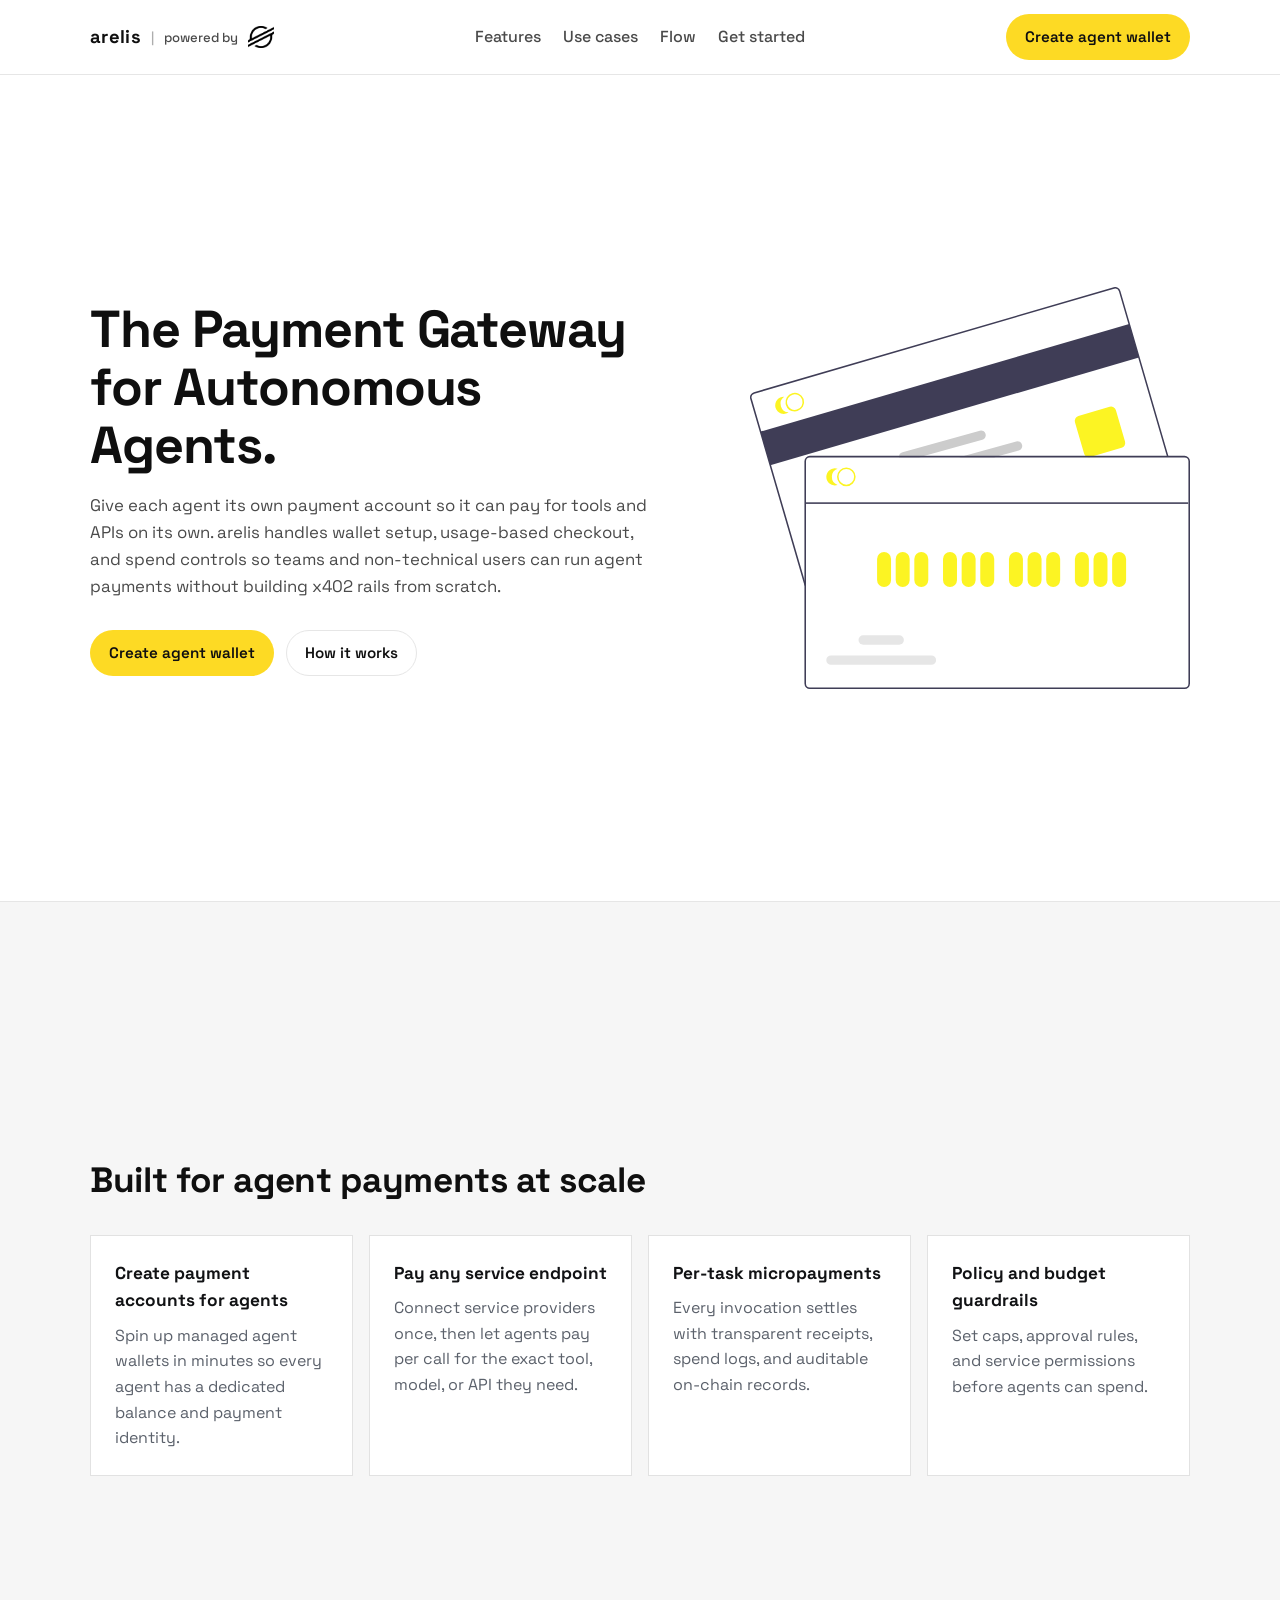
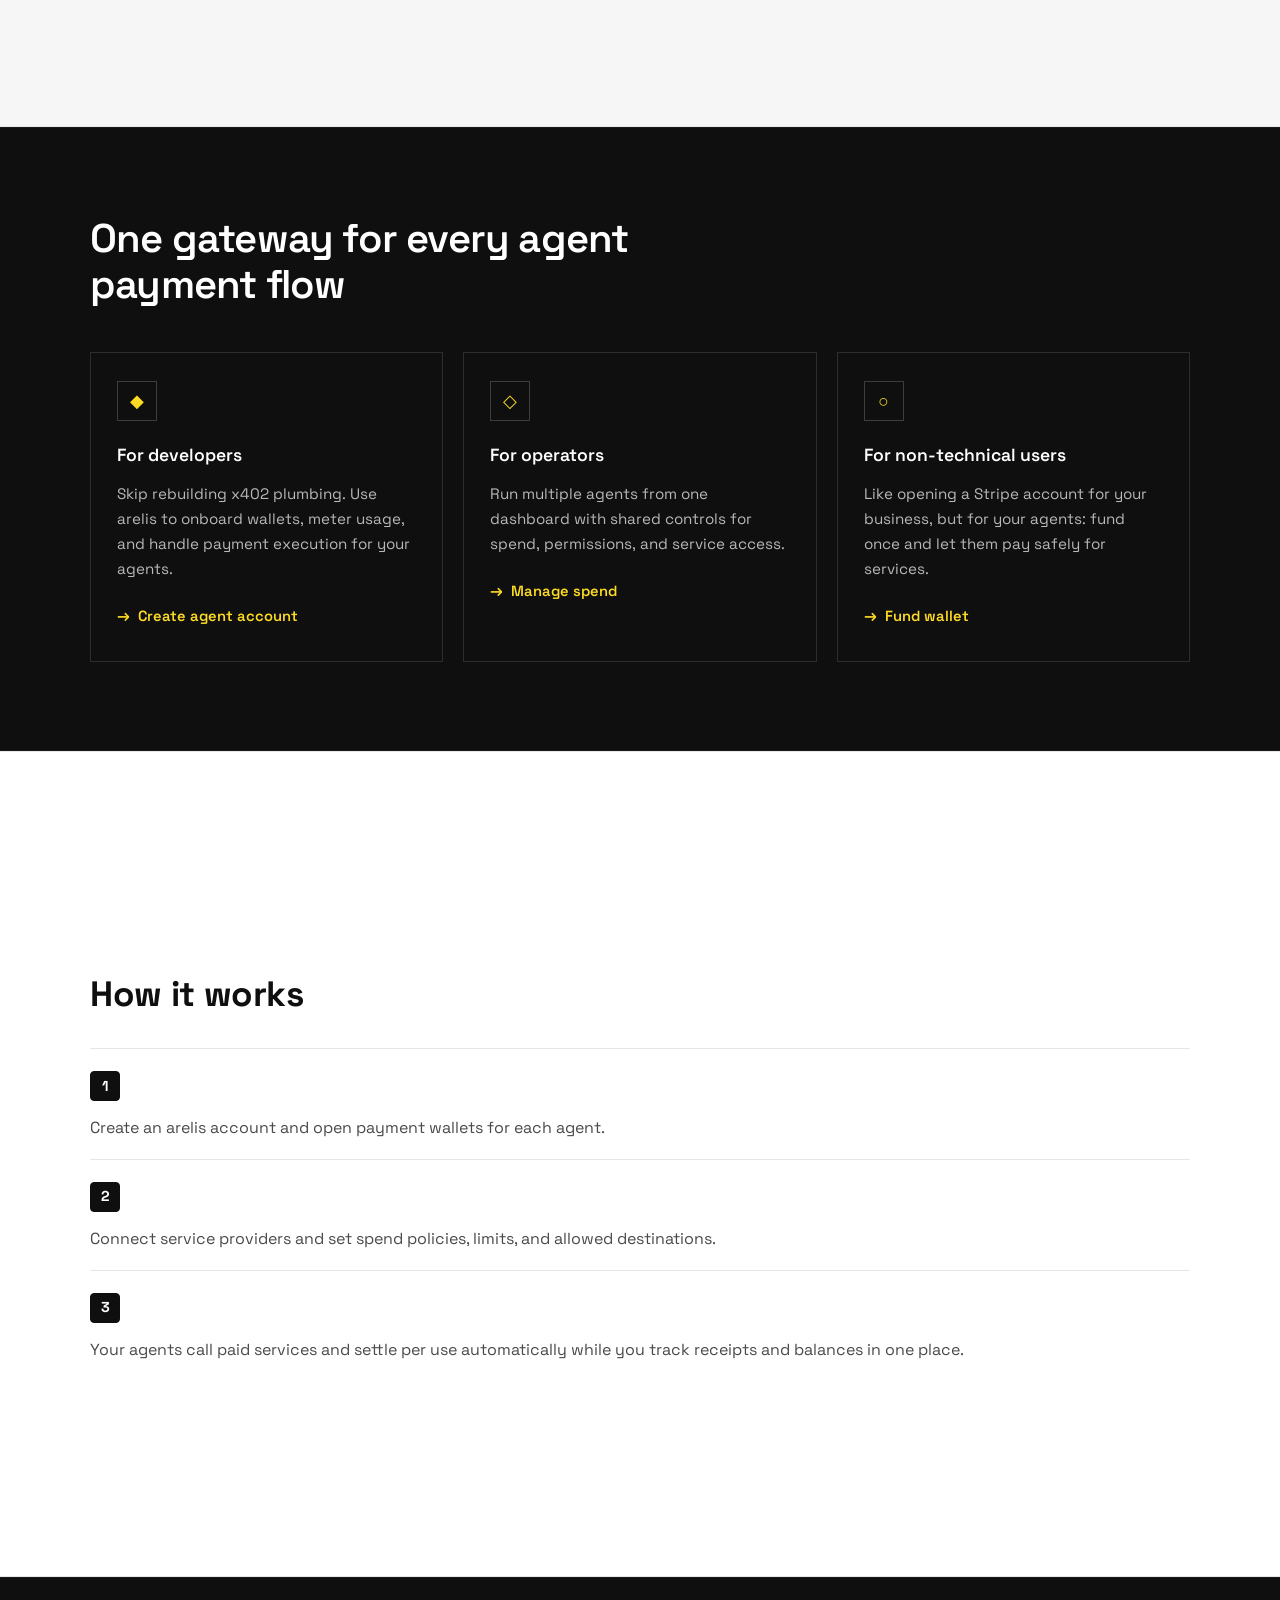
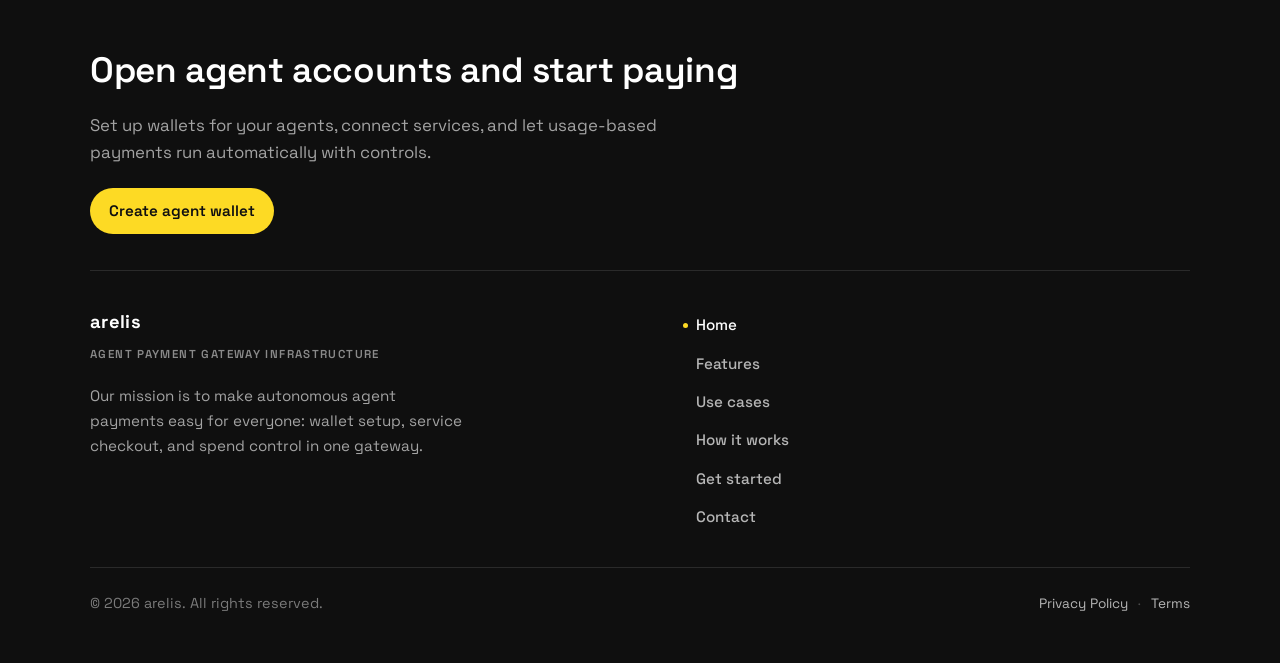
<file: index.html>
<!DOCTYPE html>
<html lang="en">
  <head>
    <meta charset="UTF-8" />
    <meta name="viewport" content="width=device-width, initial-scale=1.0" />
    <title>arelis | Agent Payment Gateway</title>
    <link rel="preconnect" href="https://fonts.googleapis.com" />
    <link rel="preconnect" href="https://fonts.gstatic.com" crossorigin />
    <link
      href="https://fonts.googleapis.com/css2?family=Space+Grotesk:wght@400;500;600;700&display=swap"
      rel="stylesheet"
    />
    <link rel="stylesheet" href="styles.css" />
  </head>
  <body id="top">
    <header class="site-header" id="site-top">
      <div class="container header-row">
        <div class="header-left">
          <a class="brand" href="/">arelis</a>
          <span class="header-sep" aria-hidden="true">|</span>
          <span class="header-powered">powered by</span>
          <img
            class="header-stellar-logo"
            src="assets/stellar.png"
            alt="Stellar"
            width="88"
            height="24"
            loading="eager"
          />
        </div>
        <nav class="nav-links" aria-label="Page sections">
          <a href="#features">Features</a>
          <a href="#explore">Use cases</a>
          <a href="#how-it-works">Flow</a>
          <a href="#demo">Get started</a>
        </nav>
        <a class="button button-solid header-cta" href="wallet.html">Create agent wallet</a>
      </div>
    </header>

    <main>
      <section class="hero">
        <div class="container hero-grid">
          <div class="hero-copy">
            <h1>The Payment Gateway for Autonomous Agents.</h1>
            <p class="subtitle">
              Give each agent its own payment account so it can pay for tools and APIs
              on its own. arelis handles wallet setup, usage-based checkout, and spend
              controls so teams and non-technical users can run agent payments without
              building x402 rails from scratch.
            </p>
            <div class="hero-actions">
              <a class="button button-solid" href="wallet.html">Create agent wallet</a>
              <a class="button button-ghost" href="#how-it-works">How it works</a>
            </div>
          </div>
          <div class="hero-visual" aria-hidden="true">
            <img src="assets/credit.svg" alt="" class="hero-visual-img" width="520" height="420" />
          </div>
        </div>
      </section>

      <section id="features" class="section">
        <div class="container">
          <h2>Built for agent payments at scale</h2>
          <div class="feature-grid">
            <article class="feature-card">
              <h3>Create payment accounts for agents</h3>
              <p>
                Spin up managed agent wallets in minutes so every agent has a dedicated
                balance and payment identity.
              </p>
            </article>
            <article class="feature-card">
              <h3>Pay any service endpoint</h3>
              <p>
                Connect service providers once, then let agents pay per call for the
                exact tool, model, or API they need.
              </p>
            </article>
            <article class="feature-card">
              <h3>Per-task micropayments</h3>
              <p>
                Every invocation settles with transparent receipts, spend logs, and
                auditable on-chain records.
              </p>
            </article>
            <article class="feature-card">
              <h3>Policy and budget guardrails</h3>
              <p>
                Set caps, approval rules, and service permissions before agents can
                spend.
              </p>
            </article>
          </div>
        </div>
      </section>

      <section id="explore" class="section section-dark" aria-labelledby="explore-heading">
        <div class="container">
          <h2 id="explore-heading" class="section-dark-heading">
            One gateway for every agent payment flow
          </h2>
          <div class="dark-grid">
            <article class="dark-card">
              <div class="dark-card-icon" aria-hidden="true">◆</div>
              <h3>For developers</h3>
              <p>
                Skip rebuilding x402 plumbing. Use arelis to onboard wallets, meter
                usage, and handle payment execution for your agents.
              </p>
              <a class="dark-card-link" href="workspace.html">Create agent account</a>
            </article>
            <article class="dark-card">
              <div class="dark-card-icon" aria-hidden="true">◇</div>
              <h3>For operators</h3>
              <p>
                Run multiple agents from one dashboard with shared controls for spend,
                permissions, and service access.
              </p>
              <a class="dark-card-link" href="workspace.html#tasks">Manage spend</a>
            </article>
            <article class="dark-card">
              <div class="dark-card-icon" aria-hidden="true">○</div>
              <h3>For non-technical users</h3>
              <p>
                Like opening a Stripe account for your business, but for your agents:
                fund once and let them pay safely for services.
              </p>
              <a class="dark-card-link" href="wallet.html">Fund wallet</a>
            </article>
          </div>
        </div>
      </section>

      <section id="how-it-works" class="section section-alt">
        <div class="container">
          <h2>How it works</h2>
          <ol class="steps">
            <li>
              <span>1</span>
              <p>Create an arelis account and open payment wallets for each agent.</p>
            </li>
            <li>
              <span>2</span>
              <p>
                Connect service providers and set spend policies, limits, and allowed
                destinations.
              </p>
            </li>
            <li>
              <span>3</span>
              <p>
                Your agents call paid services and settle per use automatically while
                you track receipts and balances in one place.
              </p>
            </li>
          </ol>
        </div>
      </section>

      <section id="demo" class="section closing" aria-label="Get started with arelis and site footer">
        <div class="container">
          <div class="footer-cta">
            <h2>Open agent accounts and start paying</h2>
            <p class="footer-cta-desc">
              Set up wallets for your agents, connect services, and let usage-based
              payments run automatically with controls.
            </p>
            <a class="button button-solid" href="wallet.html">Create agent wallet</a>
          </div>
          <div class="footer-body">
            <div class="footer-brand-col">
              <a class="brand brand-light" href="/">arelis</a>
              <p class="footer-tagline">Agent payment gateway infrastructure</p>
              <p class="footer-mission">
                Our mission is to make autonomous agent payments easy for everyone:
                wallet setup, service checkout, and spend control in one gateway.
              </p>
            </div>
            <nav class="footer-nav" aria-label="Footer navigation">
              <a class="footer-nav-link is-active" href="#top">Home</a>
              <a class="footer-nav-link" href="#features">Features</a>
              <a class="footer-nav-link" href="#explore">Use cases</a>
              <a class="footer-nav-link" href="#how-it-works">How it works</a>
              <a class="footer-nav-link" href="#demo">Get started</a>
              <a class="footer-nav-link" href="#">Contact</a>
            </nav>
          </div>
          <div class="footer-legal">
            <p>© 2026 arelis. All rights reserved.</p>
            <div class="footer-legal-links">
              <a href="#">Privacy Policy</a>
              <span class="footer-dot" aria-hidden="true">·</span>
              <a href="#">Terms</a>
            </div>
          </div>
        </div>
      </section>
    </main>
  </body>
</html>
</file>
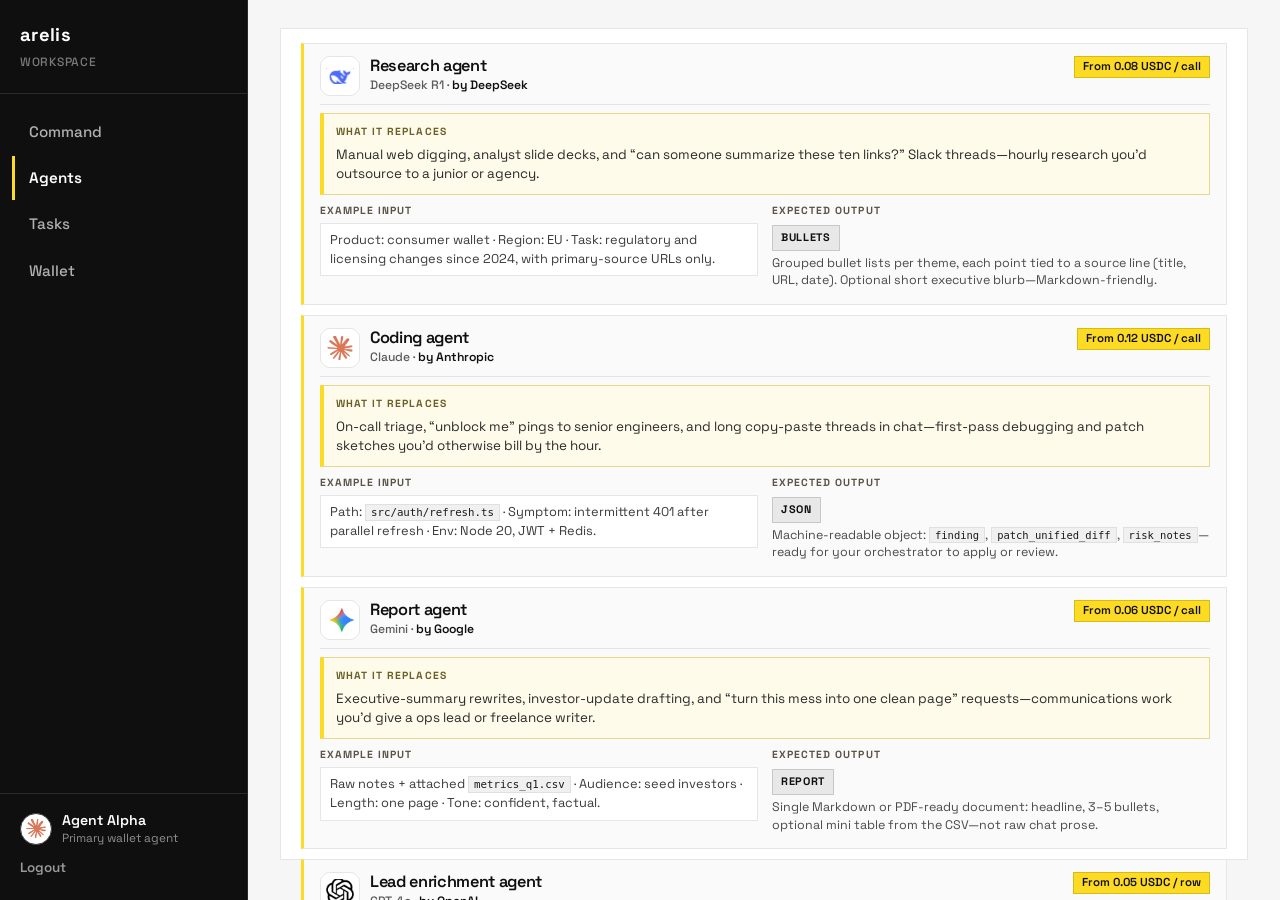
<file: agents.html>
<!DOCTYPE html>
<html lang="en">
  <head>
    <meta charset="UTF-8" />
    <meta name="viewport" content="width=device-width, initial-scale=1.0" />
    <title>Agents | arelis</title>
    <link rel="preconnect" href="https://fonts.googleapis.com" />
    <link rel="preconnect" href="https://fonts.gstatic.com" crossorigin />
    <link
      href="https://fonts.googleapis.com/css2?family=Space+Grotesk:wght@400;500;600;700&display=swap"
      rel="stylesheet"
    />
    <link rel="stylesheet" href="styles.css" />
  </head>
  <body class="workspace-page">
    <div class="workspace-shell">
      <aside class="workspace-sidebar" aria-label="Workspace navigation">
        <div class="workspace-sidebar-brand">
          <a class="brand" href="index.html">arelis</a>
          <p class="workspace-sidebar-meta">Workspace</p>
        </div>
        <nav class="workspace-nav">
          <a class="workspace-nav-item" href="workspace.html">Command</a>
          <a class="workspace-nav-item is-active" href="agents.html" aria-current="page">Agents</a>
          <a class="workspace-nav-item" href="workspace.html#tasks">Tasks</a>
          <a class="workspace-nav-item" href="wallet.html">Wallet</a>
        </nav>
        <div class="workspace-sidebar-footer">
          <div class="workspace-agent-profile">
            <img
              src="assets/claude.png"
              alt="Agent profile picture"
              class="workspace-agent-avatar"
              width="32"
              height="32"
            />
            <div class="workspace-agent-meta">
              <p class="workspace-agent-name">Agent Alpha</p>
              <p class="workspace-agent-role">Primary wallet agent</p>
            </div>
          </div>
          <a class="workspace-logout-link" href="index.html">Logout</a>
        </div>
      </aside>
      <main class="workspace-main">
        <div class="workspace-panel agent-page-panel">
          <div class="agent-list">
            <article class="agent-card">
              <header class="agent-card-head">
                <div class="agent-card-profile">
                  <div class="agent-card-avatar">
                    <img
                      src="assets/deepseek.png"
                      alt=""
                      width="40"
                      height="40"
                      decoding="async"
                    />
                  </div>
                  <div class="agent-card-head-text">
                    <h2 class="agent-card-title">Research agent</h2>
                    <p class="agent-card-vendor">
                      DeepSeek R1 · <span class="agent-card-by">by DeepSeek</span>
                    </p>
                  </div>
                </div>
                <span class="agent-card-price">From 0.08 USDC / call</span>
              </header>
              <section class="agent-card-block agent-card-block--replaces" aria-labelledby="agent-r1">
                <h3 class="agent-field-label" id="agent-r1">What it replaces</h3>
                <p class="agent-field-value">
                  Manual web digging, analyst slide decks, and “can someone summarize
                  these ten links?” Slack threads—hourly research you’d outsource to a
                  junior or agency.
                </p>
              </section>
              <div class="agent-card-detail-grid">
                <section class="agent-card-block" aria-labelledby="agent-r2">
                  <h3 class="agent-field-label" id="agent-r2">Example input</h3>
                  <p class="agent-field-value agent-field-input">
                    Product: consumer wallet · Region: EU · Task: regulatory and licensing
                    changes since 2024, with primary-source URLs only.
                  </p>
                </section>
                <section class="agent-card-block" aria-labelledby="agent-r3">
                  <h3 class="agent-field-label" id="agent-r3">Expected output</h3>
                  <p class="agent-output-badge">Bullets</p>
                  <p class="agent-field-hint">
                    Grouped bullet lists per theme, each point tied to a source line
                    (title, URL, date). Optional short executive blurb—Markdown-friendly.
                  </p>
                </section>
              </div>
            </article>

            <article class="agent-card">
              <header class="agent-card-head">
                <div class="agent-card-profile">
                  <div class="agent-card-avatar">
                    <img
                      src="assets/claude.png"
                      alt=""
                      width="40"
                      height="40"
                      decoding="async"
                    />
                  </div>
                  <div class="agent-card-head-text">
                    <h2 class="agent-card-title">Coding agent</h2>
                    <p class="agent-card-vendor">
                      Claude · <span class="agent-card-by">by Anthropic</span>
                    </p>
                  </div>
                </div>
                <span class="agent-card-price">From 0.12 USDC / call</span>
              </header>
              <section class="agent-card-block agent-card-block--replaces" aria-labelledby="agent-c1">
                <h3 class="agent-field-label" id="agent-c1">What it replaces</h3>
                <p class="agent-field-value">
                  On-call triage, “unblock me” pings to senior engineers, and long
                  copy-paste threads in chat—first-pass debugging and patch sketches
                  you’d otherwise bill by the hour.
                </p>
              </section>
              <div class="agent-card-detail-grid">
                <section class="agent-card-block" aria-labelledby="agent-c2">
                  <h3 class="agent-field-label" id="agent-c2">Example input</h3>
                  <p class="agent-field-value agent-field-input">
                    Path: <code class="agent-code">src/auth/refresh.ts</code> · Symptom:
                    intermittent 401 after parallel refresh · Env: Node 20, JWT + Redis.
                  </p>
                </section>
                <section class="agent-card-block" aria-labelledby="agent-c3">
                  <h3 class="agent-field-label" id="agent-c3">Expected output</h3>
                  <p class="agent-output-badge">JSON</p>
                  <p class="agent-field-hint">
                    Machine-readable object: <code class="agent-code">finding</code>,
                    <code class="agent-code">patch_unified_diff</code>,
                    <code class="agent-code">risk_notes</code>—ready for your orchestrator
                    to apply or review.
                  </p>
                </section>
              </div>
            </article>

            <article class="agent-card">
              <header class="agent-card-head">
                <div class="agent-card-profile">
                  <div class="agent-card-avatar">
                    <img
                      src="assets/gemini.png"
                      alt=""
                      width="40"
                      height="40"
                      decoding="async"
                    />
                  </div>
                  <div class="agent-card-head-text">
                    <h2 class="agent-card-title">Report agent</h2>
                    <p class="agent-card-vendor">
                      Gemini · <span class="agent-card-by">by Google</span>
                    </p>
                  </div>
                </div>
                <span class="agent-card-price">From 0.06 USDC / call</span>
              </header>
              <section class="agent-card-block agent-card-block--replaces" aria-labelledby="agent-p1">
                <h3 class="agent-field-label" id="agent-p1">What it replaces</h3>
                <p class="agent-field-value">
                  Executive-summary rewrites, investor-update drafting, and “turn this
                  mess into one clean page” requests—communications work you’d give a
                  ops lead or freelance writer.
                </p>
              </section>
              <div class="agent-card-detail-grid">
                <section class="agent-card-block" aria-labelledby="agent-p2">
                  <h3 class="agent-field-label" id="agent-p2">Example input</h3>
                  <p class="agent-field-value agent-field-input">
                    Raw notes + attached <code class="agent-code">metrics_q1.csv</code> ·
                    Audience: seed investors · Length: one page · Tone: confident, factual.
                  </p>
                </section>
                <section class="agent-card-block" aria-labelledby="agent-p3">
                  <h3 class="agent-field-label" id="agent-p3">Expected output</h3>
                  <p class="agent-output-badge">Report</p>
                  <p class="agent-field-hint">
                    Single Markdown or PDF-ready document: headline, 3–5 bullets, optional
                    mini table from the CSV—not raw chat prose.
                  </p>
                </section>
              </div>
            </article>

            <article class="agent-card">
              <header class="agent-card-head">
                <div class="agent-card-profile">
                  <div class="agent-card-avatar">
                    <img
                      src="assets/chatgpt.png"
                      alt=""
                      width="40"
                      height="40"
                      decoding="async"
                    />
                  </div>
                  <div class="agent-card-head-text">
                    <h2 class="agent-card-title">Lead enrichment agent</h2>
                    <p class="agent-card-vendor">
                      GPT-4o · <span class="agent-card-by">by OpenAI</span>
                    </p>
                  </div>
                </div>
                <span class="agent-card-price">From 0.05 USDC / row</span>
              </header>
              <section class="agent-card-block agent-card-block--replaces" aria-labelledby="agent-l1">
                <h3 class="agent-field-label" id="agent-l1">What it replaces</h3>
                <p class="agent-field-value">
                  Spreadsheet babysitting, LinkedIn tab churn, and offshore list-building
                  hours—turning bare emails into usable firmographic rows a human SDR
                  would grind through.
                </p>
              </section>
              <div class="agent-card-detail-grid">
                <section class="agent-card-block" aria-labelledby="agent-l2">
                  <h3 class="agent-field-label" id="agent-l2">Example input</h3>
                  <p class="agent-field-value agent-field-input">
                    JSON array of 40 signups:
                    <code class="agent-code"
                      >[{&quot;email&quot;:&quot;…&quot;,&quot;company&quot;:&quot;…&quot;}]</code
                    >
                    · Need: industry, employee band, HQ country.
                  </p>
                </section>
                <section class="agent-card-block" aria-labelledby="agent-l3">
                  <h3 class="agent-field-label" id="agent-l3">Expected output</h3>
                  <p class="agent-output-badge">JSON</p>
                  <p class="agent-field-hint">
                    Same-length array of objects with added fields
                    <code class="agent-code">industry</code>,
                    <code class="agent-code">employee_band</code>,
                    <code class="agent-code">hq_country</code>, plus
                    <code class="agent-code">confidence</code> per row.
                  </p>
                </section>
              </div>
            </article>
          </div>
        </div>
      </main>
    </div>
  </body>
</html>
</file>
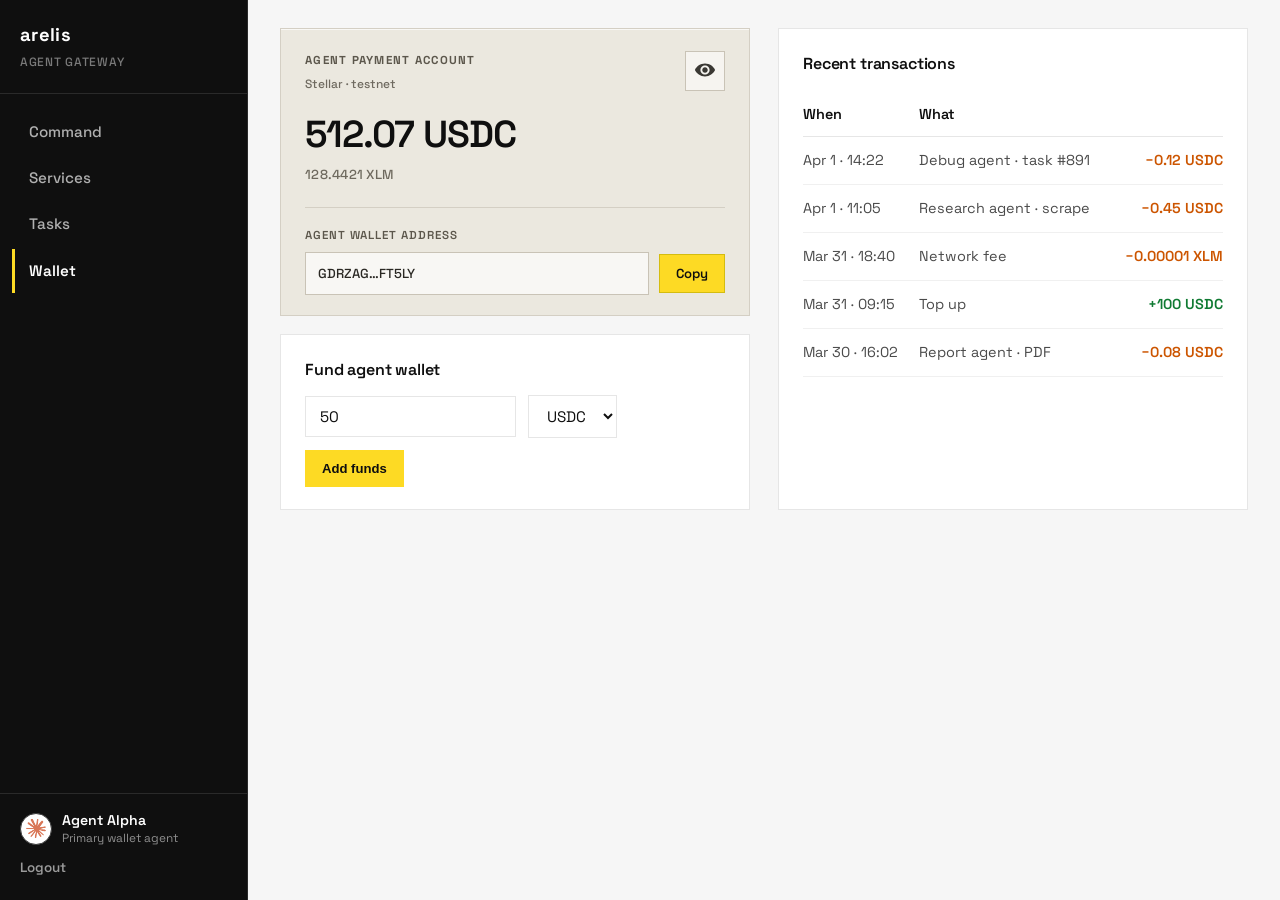
<file: wallet.html>
<!DOCTYPE html>
<html lang="en">
  <head>
    <meta charset="UTF-8" />
    <meta name="viewport" content="width=device-width, initial-scale=1.0" />
    <title>Wallet | arelis</title>
    <link rel="preconnect" href="https://fonts.googleapis.com" />
    <link rel="preconnect" href="https://fonts.gstatic.com" crossorigin />
    <link
      href="https://fonts.googleapis.com/css2?family=Space+Grotesk:wght@400;500;600;700&display=swap"
      rel="stylesheet"
    />
    <link rel="stylesheet" href="styles.css" />
  </head>
  <body class="workspace-page">
    <div class="workspace-shell">
      <aside class="workspace-sidebar" aria-label="Workspace navigation">
        <div class="workspace-sidebar-brand">
          <a class="brand" href="index.html">arelis</a>
          <p class="workspace-sidebar-meta">Agent Gateway</p>
        </div>
        <nav class="workspace-nav">
          <a class="workspace-nav-item" href="workspace.html">Command</a>
          <a class="workspace-nav-item" href="agents.html">Services</a>
          <a class="workspace-nav-item" href="workspace.html#tasks">Tasks</a>
          <a class="workspace-nav-item is-active" href="wallet.html" aria-current="page">Wallet</a>
        </nav>
        <div class="workspace-sidebar-footer">
          <div class="workspace-agent-profile">
            <img
              src="assets/claude.png"
              alt="Agent profile picture"
              class="workspace-agent-avatar"
              width="32"
              height="32"
            />
            <div class="workspace-agent-meta">
              <p class="workspace-agent-name">Agent Alpha</p>
              <p class="workspace-agent-role">Primary wallet agent</p>
            </div>
          </div>
          <a class="workspace-logout-link" href="index.html">Logout</a>
        </div>
      </aside>
      <main class="workspace-main">
        <div class="wallet-two-col">
          <div class="wallet-col-left">
            <article class="wallet-surface-card" aria-label="Wallet balances">
              <div class="wallet-card-top">
                <div class="wallet-card-top-text">
                  <p class="wallet-card-kicker">Agent payment account</p>
                  <p class="wallet-network-pill">Stellar · testnet</p>
                </div>
                <button
                  type="button"
                  class="wallet-reveal-btn"
                  id="wallet-reveal-btn"
                  aria-pressed="false"
                  aria-label="Hide balances"
                  title="Show or hide balances"
                >
                  <span class="wallet-reveal-icon wallet-reveal-icon--open" aria-hidden="true">
                    <svg width="22" height="22" viewBox="0 0 24 24" fill="none" xmlns="http://www.w3.org/2000/svg">
                      <path
                        d="M12 5C7 5 2.73 8.11 1 12c1.73 3.89 6 7 11 7s9.27-3.11 11-7c-1.73-3.89-6-7-11-7zM12 17c-2.76 0-5-2.24-5-5s2.24-5 5-5 5 2.24 5 5-2.24 5-5 5zm0-8c-1.66 0-3 1.34-3 3s1.34 3 3 3 3-1.34 3-3-1.34-3-3-3z"
                        fill="currentColor"
                      />
                    </svg>
                  </span>
                  <span class="wallet-reveal-icon wallet-reveal-icon--shut hidden" aria-hidden="true">
                    <svg width="22" height="22" viewBox="0 0 24 24" fill="none" xmlns="http://www.w3.org/2000/svg">
                      <path
                        d="M12 7c2.76 0 5 2.24 5 5 0 .65-.13 1.26-.36 1.83l2.92 2.92c1.51-1.26 2.7-2.89 3.43-4.75-1.73-3.89-6-7-11-7-1.4 0-2.74.25-3.98.7l2.16 2.16C10.74 7.13 11.35 7 12 7zM2 4.27l2.28 2.28.46.46A11.9 11.9 0 0 0 1 12c1.73 3.89 6 7 11 7 1.55 0 3.03-.3 4.38-.84l.42.42L19.73 22 21 20.73 3.27 3 2 4.27zM7.53 9.8l1.55 1.55A2.95 2.95 0 0 0 9 12c0 1.66 1.34 3 3 3 .35 0 .69-.06 1-.18l1.07 1.07c-.59.34-1.27.11-1.81.11-2.76 0-5-2.24-5-5 0-.79.18-1.53.27-2.2z"
                        fill="currentColor"
                      />
                    </svg>
                  </span>
                </button>
              </div>

              <p class="wallet-balance-primary" id="wallet-display-usdc">512.07 USDC</p>
              <p class="wallet-balance-xlm" id="wallet-display-xlm">128.4421 XLM</p>

              <div class="wallet-pubkey-block">
                <p class="wallet-pubkey-label">Agent wallet address</p>
                <div class="wallet-pubkey-row">
                  <code
                    class="wallet-pubkey"
                    id="wallet-pubkey-short"
                    title="GDRZAG4T6ZAKC42K6KED6PAHOFP6QMLMG3OFUN2H7VFKHOPVIMPFT5LY"
                  >GDRZAG…FT5LY</code>
                  <button type="button" class="wallet-copy-btn" id="wallet-copy-pubkey" title="Copy full address">
                    Copy
                  </button>
                </div>
              </div>
            </article>

            <section class="wallet-topup-block wallet-topup-block--inline" aria-labelledby="topup-heading">
              <h2 id="topup-heading">Fund agent wallet</h2>
              <form class="wallet-topup-row" id="wallet-topup-form" action="#" method="post">
                <label class="visually-hidden" for="topup-amount">Amount</label>
                <input
                  class="wallet-input"
                  id="topup-amount"
                  name="amount"
                  type="number"
                  min="0"
                  step="0.01"
                  placeholder="Amount"
                  value="50"
                />
                <label class="visually-hidden" for="topup-asset">Asset</label>
                <select class="wallet-select" id="topup-asset" name="asset">
                  <option value="USDC">USDC</option>
                  <option value="XLM">XLM</option>
                </select>
                <button type="submit" class="button button-solid wallet-add-funds-btn">Add funds</button>
              </form>
            </section>
          </div>

          <section class="wallet-tx-block" aria-labelledby="tx-heading">
            <h2 id="tx-heading">Recent transactions</h2>
            <div class="wallet-usage-table-wrap">
              <table class="wallet-usage-table wallet-usage-table--simple">
                <thead>
                  <tr>
                    <th>When</th>
                    <th>What</th>
                    <th></th>
                  </tr>
                </thead>
                <tbody>
                  <tr>
                    <td>Apr 1 · 14:22</td>
                    <td>Debug agent · task #891</td>
                    <td class="wallet-amount wallet-amount--out">−0.12 USDC</td>
                  </tr>
                  <tr>
                    <td>Apr 1 · 11:05</td>
                    <td>Research agent · scrape</td>
                    <td class="wallet-amount wallet-amount--out">−0.45 USDC</td>
                  </tr>
                  <tr>
                    <td>Mar 31 · 18:40</td>
                    <td>Network fee</td>
                    <td class="wallet-amount wallet-amount--out">−0.00001 XLM</td>
                  </tr>
                  <tr>
                    <td>Mar 31 · 09:15</td>
                    <td>Top up</td>
                    <td class="wallet-amount wallet-amount--in">+100 USDC</td>
                  </tr>
                  <tr>
                    <td>Mar 30 · 16:02</td>
                    <td>Report agent · PDF</td>
                    <td class="wallet-amount wallet-amount--out">−0.08 USDC</td>
                  </tr>
                </tbody>
              </table>
            </div>
          </section>
        </div>
      </main>
    </div>
    <script>
      (function () {
        var DEMO_PUBKEY =
          "GDRZAG4T6ZAKC42K6KED6PAHOFP6QMLMG3OFUN2H7VFKHOPVIMPFT5LY";
        var usdcText = "512.07 USDC";
        var xlmText = "128.4421 XLM";
        var maskedUsdc = "•••••• USDC";
        var maskedXlm = "•••••• XLM";

        var usdcEl = document.getElementById("wallet-display-usdc");
        var xlmEl = document.getElementById("wallet-display-xlm");
        var revealBtn = document.getElementById("wallet-reveal-btn");
        var iconOpen = document.querySelector(".wallet-reveal-icon--open");
        var iconShut = document.querySelector(".wallet-reveal-icon--shut");
        var balancesHidden = false;

        function syncRevealUi() {
          usdcEl.textContent = balancesHidden ? maskedUsdc : usdcText;
          xlmEl.textContent = balancesHidden ? maskedXlm : xlmText;
          revealBtn.setAttribute("aria-pressed", balancesHidden ? "true" : "false");
          revealBtn.setAttribute(
            "aria-label",
            balancesHidden ? "Show balances" : "Hide balances"
          );
          if (iconOpen && iconShut) {
            iconOpen.classList.toggle("hidden", balancesHidden);
            iconShut.classList.toggle("hidden", !balancesHidden);
          }
        }

        if (revealBtn) {
          revealBtn.addEventListener("click", function () {
            balancesHidden = !balancesHidden;
            syncRevealUi();
          });
        }

        var copyBtn = document.getElementById("wallet-copy-pubkey");
        if (copyBtn) {
          copyBtn.addEventListener("click", function () {
            var label = "Copy";
            function setLabel(t) {
              copyBtn.textContent = t;
            }
            if (navigator.clipboard && navigator.clipboard.writeText) {
              navigator.clipboard.writeText(DEMO_PUBKEY).then(
                function () {
                  setLabel("Copied");
                  setTimeout(function () {
                    setLabel(label);
                  }, 1600);
                },
                function () {
                  setLabel("Failed");
                  setTimeout(function () {
                    setLabel(label);
                  }, 1600);
                }
              );
            } else {
              setLabel("Copied");
              setTimeout(function () {
                setLabel(label);
              }, 1600);
            }
          });
        }

        var form = document.getElementById("wallet-topup-form");
        if (form) {
          form.addEventListener("submit", function (e) {
            e.preventDefault();
            var amount = document.getElementById("topup-amount").value;
            var asset = document.getElementById("topup-asset").value;
            alert("Top up (demo): " + amount + " " + asset);
          });
        }
      })();
    </script>
  </body>
</html>
</file>
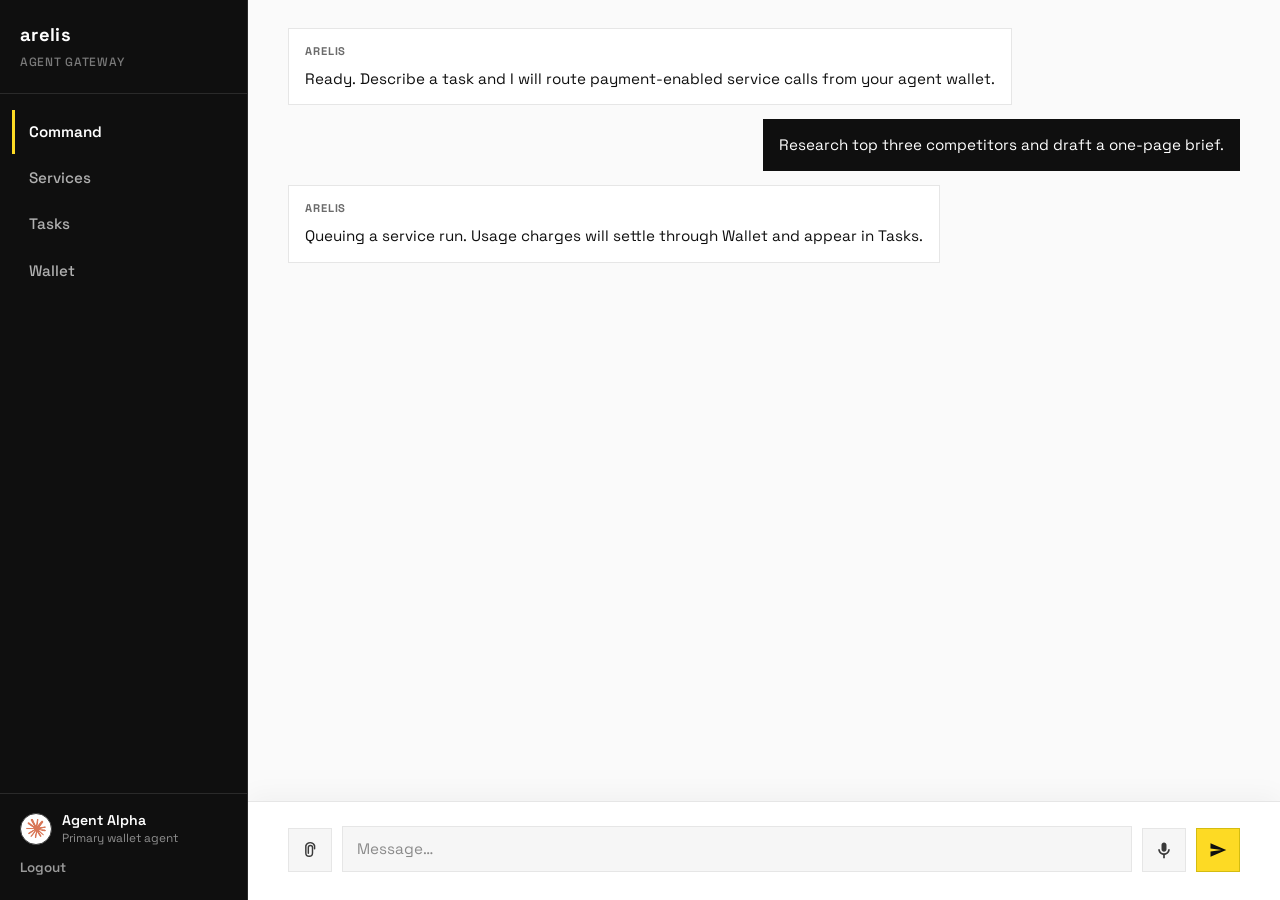
<file: workspace.html>
<!DOCTYPE html>
<html lang="en">
  <head>
    <meta charset="UTF-8" />
    <meta name="viewport" content="width=device-width, initial-scale=1.0" />
    <title>Agent Gateway | arelis</title>
    <link rel="preconnect" href="https://fonts.googleapis.com" />
    <link rel="preconnect" href="https://fonts.gstatic.com" crossorigin />
    <link
      href="https://fonts.googleapis.com/css2?family=Space+Grotesk:wght@400;500;600;700&display=swap"
      rel="stylesheet"
    />
    <link rel="stylesheet" href="styles.css" />
  </head>
  <body class="workspace-page">
    <div class="workspace-shell">
      <aside class="workspace-sidebar" aria-label="Workspace navigation">
        <div class="workspace-sidebar-brand">
          <a class="brand" href="index.html">arelis</a>
          <p class="workspace-sidebar-meta">Agent Gateway</p>
        </div>
        <nav class="workspace-nav">
          <a class="workspace-nav-item is-active" href="#" data-view="command">Command</a>
          <a class="workspace-nav-item" href="agents.html">Services</a>
          <a class="workspace-nav-item" href="#" data-view="tasks">Tasks</a>
          <a class="workspace-nav-item" href="wallet.html">Wallet</a>
        </nav>
        <div class="workspace-sidebar-footer">
          <div class="workspace-agent-profile">
            <img
              src="assets/claude.png"
              alt="Agent profile picture"
              class="workspace-agent-avatar"
              width="32"
              height="32"
            />
            <div class="workspace-agent-meta">
              <p class="workspace-agent-name">Agent Alpha</p>
              <p class="workspace-agent-role">Primary wallet agent</p>
            </div>
          </div>
          <a class="workspace-logout-link" href="index.html">Logout</a>
        </div>
      </aside>
      <main class="workspace-main" id="workspace-main">
        <h1 class="workspace-main-header" id="workspace-title">Command</h1>
        <p class="workspace-main-hint" id="workspace-hint"></p>
        <div class="workspace-panel workspace-panel--flush" id="workspace-panel"></div>
      </main>
    </div>

    <template id="command-chat-template">
      <div class="command-chat">
        <div class="command-chat-log" role="log" aria-live="polite">
          <div class="command-msg command-msg--assistant">
            <span class="command-msg-role">arelis</span>
            <p class="command-msg-body">
              Ready. Describe a task and I will route payment-enabled service calls from
              your agent wallet.
            </p>
          </div>
          <div class="command-msg command-msg--user">
            <p class="command-msg-body">
              Research top three competitors and draft a one-page brief.
            </p>
          </div>
          <div class="command-msg command-msg--assistant">
            <span class="command-msg-role">arelis</span>
            <p class="command-msg-body">
              Queuing a service run. Usage charges will settle through Wallet and appear
              in Tasks.
            </p>
          </div>
        </div>
        <div class="command-chat-composer">
          <input
            type="file"
            id="command-attach-input"
            class="visually-hidden"
            multiple
            tabindex="-1"
          />
          <button
            type="button"
            class="command-icon-btn"
            id="command-attach-btn"
            aria-label="Attach file"
            title="Attach"
          >
            <svg width="20" height="20" viewBox="0 0 24 24" fill="none" xmlns="http://www.w3.org/2000/svg" aria-hidden="true">
              <path
                d="M17.5 10.5V7A5.5 5.5 0 0 0 7 7v8.5a4 4 0 1 0 8 0V9a2.5 2.5 0 0 0-5 0v7"
                stroke="currentColor"
                stroke-width="1.75"
                stroke-linecap="round"
                stroke-linejoin="round"
              />
            </svg>
          </button>
          <label class="visually-hidden" for="command-input">Message</label>
          <textarea
            id="command-input"
            class="command-input"
            rows="1"
            placeholder="Message…"
            autocomplete="off"
          ></textarea>
          <button
            type="button"
            class="command-icon-btn"
            id="command-mic-btn"
            aria-label="Voice command"
            title="Voice input"
          >
            <svg width="20" height="20" viewBox="0 0 24 24" fill="none" xmlns="http://www.w3.org/2000/svg" aria-hidden="true">
              <path
                d="M12 14c1.66 0 3-1.34 3-3V6c0-1.66-1.34-3-3-3S9 4.34 9 6v5c0 1.66 1.34 3 3 3zm5-3c0 2.76-2.24 5-5 5s-5-2.24-5-5H5c0 3.53 2.61 6.43 6 6.92V22h2v-4.08c3.39-.49 6-3.39 6-6.92h-2z"
                fill="currentColor"
              />
            </svg>
          </button>
          <button type="button" class="command-send-btn" id="command-send-btn" aria-label="Send" title="Send">
            <svg width="18" height="18" viewBox="0 0 24 24" fill="none" xmlns="http://www.w3.org/2000/svg" aria-hidden="true">
              <path d="M2.01 21L23 12 2.01 3 2 10l15 2-15 2 .01 7z" fill="currentColor" />
            </svg>
          </button>
        </div>
      </div>
    </template>

    <script>
      (function () {
        const titles = {
          command: "Command",
          tasks: "Tasks",
          wallet: "Wallet",
        };
        const hints = {
          command:
            "Run payment-enabled service flows from a single control surface.",
          wallet: "Agent wallet balances, policy caps, and Stellar x402 settlement.",
        };
        const tpl = document.getElementById("command-chat-template");
        const commandChatHtml = tpl ? tpl.innerHTML : "";

        const panels = {
          wallet:
            "Agent wallet — USDC on Stellar, policy caps, and transaction history.",
        };

        const tasksPanelHtml =
          '<div class="tasks-panel-inner">' +
          '<p class="task-table-note">Tasks can be started from this workspace or from your own apps, schedulers, and APIs—every listed run is a paid service call.</p>' +
          '<div class="task-table-scroll">' +
          '<table class="task-table">' +
          "<thead><tr><th>Task</th><th>Agent</th><th>Status</th><th>Source</th><th class=\"task-th-spend\">Spend</th></tr></thead><tbody>" +
          "<tr><td>Summarize Q1 risk factors</td><td>Report service</td><td><span class=\"task-status task-status--done\">Done</span></td><td class=\"task-source\">Command</td><td class=\"task-spend\">0.06 USDC</td></tr>" +
          "<tr><td>Fix JWT refresh race in API</td><td>Coding agent</td><td><span class=\"task-status task-status--done\">Done</span></td><td class=\"task-source\">REST API</td><td class=\"task-spend\">0.12 USDC</td></tr>" +
          "<tr><td>Scrape 5 competitor pricing pages</td><td>Research agent</td><td><span class=\"task-status task-status--run\">Running</span></td><td class=\"task-source\">Cron / nightly</td><td class=\"task-spend task-spend--pending\">—</td></tr>" +
          "<tr><td>Draft investor update email</td><td>Claude service</td><td><span class=\"task-status task-status--done\">Done</span></td><td class=\"task-source\">Mobile link</td><td class=\"task-spend\">0.09 USDC</td></tr>" +
          "<tr><td>Export brief as PDF</td><td>Report service</td><td><span class=\"task-status task-status--fail\">Failed</span></td><td class=\"task-source\">SDK (Node)</td><td class=\"task-spend\">0.03 USDC</td></tr>" +
          "<tr><td>Lint + suggest refactors for checkout module</td><td>Claude service</td><td><span class=\"task-status task-status--done\">Done</span></td><td class=\"task-source\">Webhook</td><td class=\"task-spend\">0.11 USDC</td></tr>" +
          "<tr><td>Deep research: EU compliance for launch</td><td>Research agent</td><td><span class=\"task-status task-status--queued\">Queued</span></td><td class=\"task-source\">Partner integration</td><td class=\"task-spend task-spend--pending\">—</td></tr>" +
          "<tr><td>Enrich 40 signups with firmographics</td><td>Data verification service</td><td><span class=\"task-status task-status--done\">Done</span></td><td class=\"task-source\">Batch CSV upload</td><td class=\"task-spend\">2.00 USDC</td></tr>" +
          "</tbody></table></div></div>";

        const titleEl = document.getElementById("workspace-title");
        const hintEl = document.getElementById("workspace-hint");
        const panelEl = document.getElementById("workspace-panel");

        function bindCommandChat(root) {
          if (!root) return;
          var attachInput = root.querySelector("#command-attach-input");
          var attachBtn = root.querySelector("#command-attach-btn");
          var micBtn = root.querySelector("#command-mic-btn");
          var sendBtn = root.querySelector("#command-send-btn");
          var input = root.querySelector("#command-input");
          var log = root.querySelector(".command-chat-log");

          if (attachBtn && attachInput) {
            attachBtn.addEventListener("click", function () {
              attachInput.click();
            });
            attachInput.addEventListener("change", function () {
              if (attachInput.files && attachInput.files.length) {
                attachBtn.setAttribute("title", attachInput.files.length + " file(s) selected");
              }
            });
          }

          if (micBtn) {
            micBtn.addEventListener("click", function () {
              micBtn.classList.toggle("is-listening");
              micBtn.setAttribute(
                "aria-pressed",
                micBtn.classList.contains("is-listening") ? "true" : "false"
              );
            });
          }

          function sendMessage() {
            if (!input || !log || !input.value.trim()) return;
            var wrapper = document.createElement("div");
            wrapper.className = "command-msg command-msg--user";
            wrapper.innerHTML =
              '<p class="command-msg-body"></p>';
            wrapper.querySelector(".command-msg-body").textContent = input.value.trim();
            log.appendChild(wrapper);
            input.value = "";
            input.style.height = "";
            log.scrollTop = log.scrollHeight;
          }

          if (sendBtn) sendBtn.addEventListener("click", sendMessage);
          if (input) {
            input.addEventListener("keydown", function (e) {
              if (e.key === "Enter" && !e.shiftKey) {
                e.preventDefault();
                sendMessage();
              }
            });
            input.addEventListener("input", function () {
              input.style.height = "auto";
              input.style.height = Math.min(input.scrollHeight, 120) + "px";
            });
          }
        }

        const mainEl = document.getElementById("workspace-main");

        function activateView(view, navEl) {
          document.querySelectorAll(".workspace-nav-item").forEach(function (a) {
            a.classList.remove("is-active");
          });
          if (navEl) navEl.classList.add("is-active");
          titleEl.textContent = titles[view] || view;
          hintEl.textContent = hints[view] || "";
          if (view === "command") {
            if (mainEl) {
              mainEl.classList.add("workspace-main--command");
            }
            titleEl.setAttribute("hidden", "");
            hintEl.setAttribute("hidden", "");
            panelEl.className = "workspace-panel workspace-panel--flush";
            panelEl.innerHTML = commandChatHtml;
            bindCommandChat(panelEl);
          } else if (view === "tasks") {
            if (mainEl) {
              mainEl.classList.remove("workspace-main--command");
            }
            titleEl.setAttribute("hidden", "");
            hintEl.setAttribute("hidden", "");
            panelEl.className = "workspace-panel";
            panelEl.innerHTML = tasksPanelHtml;
          } else {
            if (mainEl) {
              mainEl.classList.remove("workspace-main--command");
            }
            titleEl.removeAttribute("hidden");
            hintEl.removeAttribute("hidden");
            panelEl.className = "workspace-panel";
            panelEl.innerHTML =
              '<p class="workspace-panel-text">' + (panels[view] || "") + "</p>";
          }
        }

        activateView("command", document.querySelector('.workspace-nav-item[data-view="command"]'));

        document.querySelectorAll(".workspace-nav-item[data-view]").forEach(function (link) {
          link.addEventListener("click", function (e) {
            e.preventDefault();
            const view = link.getAttribute("data-view");
            if (!view) return;
            activateView(view, link);
          });
        });

        (function syncHash() {
          var h = (location.hash || "").replace(/^#/, "");
          if (!h) return;
          var el = document.querySelector('.workspace-nav-item[data-view="' + h + '"]');
          if (el) activateView(h, el);
        })();
      })();
    </script>
  </body>
</html>
</file>
<file: styles.css>
:root {
  --bg: #ffffff;
  --surface: #ffffff;
  --surface-alt: #f8f8f8;
  --text: #0f0f0f;
  --muted: #4a4a4a;
  --line: #e6e6e6;
  --accent: #fdda24;
  --accent-hover: #e7c70e;
  --radius: 14px;
  --shadow: 0 10px 24px rgba(15, 15, 15, 0.06);
}

* {
  box-sizing: border-box;
}

.visually-hidden {
  position: absolute;
  width: 1px;
  height: 1px;
  padding: 0;
  margin: -1px;
  overflow: hidden;
  clip: rect(0, 0, 0, 0);
  white-space: nowrap;
  border: 0;
}

.hidden {
  display: none !important;
}

body {
  margin: 0;
  font-family: "Space Grotesk", -apple-system, BlinkMacSystemFont, "Segoe UI", sans-serif;
  background: var(--bg);
  color: var(--text);
  line-height: 1.6;
}

a {
  color: inherit;
  text-decoration: none;
}

.container {
  width: min(1100px, 92%);
  margin: 0 auto;
}

.site-header {
  position: sticky;
  top: 0;
  z-index: 10;
  background: rgba(255, 255, 255, 0.94);
  backdrop-filter: blur(8px);
  border-bottom: 1px solid var(--line);
}

.header-row {
  display: grid;
  grid-template-columns: minmax(0, 1fr) auto minmax(0, 1fr);
  align-items: center;
  column-gap: 20px;
  row-gap: 10px;
  min-height: 74px;
}

.header-left {
  display: flex;
  align-items: center;
  gap: 8px 10px;
  min-width: 0;
  flex-wrap: wrap;
  justify-self: start;
}

.header-sep,
.header-powered {
  font-size: 0.82rem;
  font-weight: 500;
  color: var(--muted);
  white-space: nowrap;
}

.header-sep {
  opacity: 0.45;
  user-select: none;
}

.header-stellar-logo {
  display: block;
  height: 22px;
  width: auto;
  max-width: min(100px, 28vw);
  object-fit: contain;
  object-position: left center;
}

.brand {
  font-size: 1.15rem;
  font-weight: 700;
  letter-spacing: 0.02em;
  white-space: nowrap;
}

.nav-links {
  display: flex;
  gap: 22px;
  color: var(--muted);
  font-weight: 500;
  justify-self: center;
}

.header-cta {
  justify-self: end;
  flex-shrink: 0;
  white-space: nowrap;
}

.button {
  display: inline-flex;
  align-items: center;
  justify-content: center;
  padding: 10px 18px;
  border-radius: 999px;
  font-weight: 600;
  font-size: 0.95rem;
  border: 1px solid transparent;
  transition: 0.2s ease;
}

.button-solid {
  background: var(--accent);
  color: #0f0f10;
}

.button-solid:hover {
  background: var(--accent-hover);
}

.button-ghost {
  border-color: var(--line);
  color: var(--text);
  background: #ffffff;
}

.button-ghost:hover {
  border-color: #cfcfcf;
}

.hero {
  min-height: calc(100vh - 74px);
  display: flex;
  align-items: center;
  padding: 36px 0;
}

.hero-grid {
  display: grid;
  grid-template-columns: minmax(0, 1.05fr) minmax(280px, 0.95fr);
  align-items: center;
  gap: 30px;
}

.hero-copy {
  max-width: 720px;
}

.eyebrow {
  display: inline-block;
  margin: 0 0 16px;
  font-size: 0.78rem;
  letter-spacing: 0.12em;
  font-weight: 700;
  color: #0f0f0f;
}

h1 {
  margin: 0 0 18px;
  font-size: clamp(2rem, 5vw, 3.25rem);
  line-height: 1.12;
  letter-spacing: -0.02em;
}

.subtitle {
  margin: 0;
  max-width: 64ch;
  color: var(--muted);
  font-size: 1.05rem;
}

.hero-actions {
  margin-top: 30px;
  display: flex;
  gap: 12px;
  flex-wrap: wrap;
}

.hero-visual {
  display: flex;
  justify-content: flex-end;
}

.hero-visual-img {
  display: block;
  width: min(100%, 440px);
  height: auto;
}

.feature-card,
.steps li {
  background: var(--surface);
  border: 1px solid var(--line);
  border-radius: 0;
  box-shadow: none;
}

.section {
  padding: 64px 0;
}

#features.section {
  background: #f6f6f6;
  border-top: 1px solid var(--line);
  border-bottom: 1px solid var(--line);
  min-height: calc(100vh - 74px);
  display: flex;
  align-items: center;
}

h2 {
  margin: 0 0 26px;
  font-size: clamp(1.6rem, 3vw, 2.2rem);
  letter-spacing: -0.01em;
}

.feature-grid {
  display: grid;
  grid-template-columns: repeat(4, minmax(0, 1fr));
  gap: 16px;
}

.feature-card {
  background: #ffffff;
  border: 1px solid #e2e2e2;
  border-radius: 0;
  box-shadow: none;
  padding: 24px;
}

h3 {
  margin: 0 0 8px;
  font-size: 1.08rem;
  color: #111214;
}

.feature-card p,
.steps p,
.cta p {
  margin: 0;
  color: var(--muted);
}

.feature-card p {
  color: #5b616b;
}

.section-alt {
  background: #ffffff;
  border-top: 1px solid var(--line);
  border-bottom: 1px solid var(--line);
  min-height: calc(100vh - 74px);
  display: flex;
  align-items: center;
}

.steps {
  margin: 0;
  padding: 0;
  list-style: none;
  display: grid;
  grid-template-columns: 1fr;
  gap: 22px;
  border-top: 1px solid var(--line);
  padding-top: 22px;
}

.steps li {
  padding: 0 0 18px;
  background: transparent;
  border: 0;
  border-bottom: 1px solid #e6e6e6;
  border-radius: 0;
  box-shadow: none;
}

.steps li:last-child {
  padding-bottom: 0;
  border-bottom: 0;
}

.steps span {
  display: inline-flex;
  width: 30px;
  height: 30px;
  align-items: center;
  justify-content: center;
  border-radius: 4px;
  background: #0f0f0f;
  border: 1px solid #0f0f0f;
  color: #ffffff;
  font-size: 0.9rem;
  font-weight: 700;
  margin-bottom: 14px;
}

.section-alt h2 {
  color: var(--text);
}

.steps p {
  color: var(--muted);
}

/* Dark band (Stellar-style premium block) */
.section-dark {
  background: #0f0f0f;
  color: #ffffff;
  padding: 88px 0;
  border-top: 1px solid #1a1a1a;
  border-bottom: 1px solid #1a1a1a;
}

.eyebrow-dark {
  margin: 0 0 14px;
  font-size: 0.75rem;
  letter-spacing: 0.14em;
  font-weight: 600;
  color: #a8a8a8;
  text-transform: uppercase;
}

.section-dark-heading {
  margin: 0 0 44px;
  max-width: 22ch;
  font-size: clamp(1.75rem, 3.5vw, 2.5rem);
  font-weight: 600;
  line-height: 1.15;
  letter-spacing: -0.02em;
  color: #ffffff;
}

.dark-grid {
  display: grid;
  grid-template-columns: repeat(3, minmax(0, 1fr));
  gap: 20px;
}

.dark-card {
  padding: 28px 26px 32px;
  border: 1px solid #2d2d2d;
  background: transparent;
}

.dark-card-icon {
  width: 40px;
  height: 40px;
  margin-bottom: 20px;
  display: flex;
  align-items: center;
  justify-content: center;
  font-size: 1.1rem;
  color: #fdda24;
  border: 1px solid #3d3d3d;
}

.dark-card h3 {
  margin: 0 0 12px;
  font-size: 1.1rem;
  font-weight: 600;
  color: #ffffff;
}

.dark-card p {
  margin: 0 0 22px;
  font-size: 0.95rem;
  line-height: 1.65;
  color: #b8b8b8;
}

.dark-card-link {
  display: inline-flex;
  align-items: center;
  gap: 8px;
  font-weight: 600;
  font-size: 0.92rem;
  color: #fdda24;
  transition: color 0.15s ease, gap 0.15s ease;
}

.dark-card-link::before {
  content: "→";
  font-size: 1rem;
  line-height: 1;
}

.dark-card-link:hover {
  color: #ffe566;
  gap: 12px;
}

/* Full-bleed closing / footer */
.closing {
  padding: 64px 0 48px;
  background: #0f0f0f;
  color: #ffffff;
  border-top: 1px solid #1a1a1a;
}

.closing .footer-cta h2 {
  margin: 0 0 14px;
  font-size: clamp(1.6rem, 3vw, 2.2rem);
  font-weight: 600;
  letter-spacing: -0.01em;
  color: #ffffff;
}

.footer-cta {
  padding-bottom: 36px;
  margin-bottom: 36px;
  border-bottom: 1px solid #2a2a2a;
}

.footer-cta-desc {
  margin: 0 0 22px;
  max-width: 52ch;
  font-size: 1.05rem;
  line-height: 1.6;
  color: #a3a3a3;
}

.footer-body {
  display: grid;
  grid-template-columns: minmax(0, 1.05fr) minmax(0, 0.95fr);
  gap: 40px 32px;
  align-items: start;
  padding-bottom: 32px;
}

.brand-light {
  color: #ffffff;
}

.footer-tagline {
  margin: 8px 0 0;
  font-size: 0.72rem;
  letter-spacing: 0.12em;
  font-weight: 600;
  text-transform: uppercase;
  color: #8a8a8a;
}

.footer-mission {
  margin: 20px 0 0;
  max-width: 38ch;
  font-size: 0.95rem;
  line-height: 1.65;
  color: #a3a3a3;
}

.footer-nav {
  display: flex;
  flex-direction: column;
  align-items: flex-start;
  gap: 2px;
}

.footer-nav-link {
  display: inline-flex;
  align-items: center;
  gap: 8px;
  padding: 6px 0;
  font-size: 0.95rem;
  font-weight: 500;
  color: #b6b6b6;
  transition: color 0.15s ease;
}

.footer-nav-link::before {
  content: "";
  width: 5px;
  height: 5px;
  border-radius: 50%;
  background: transparent;
  flex-shrink: 0;
  opacity: 0;
  transition: opacity 0.15s ease;
}

.footer-nav-link.is-active {
  color: #ffffff;
}

.footer-nav-link.is-active::before {
  background: #fdda24;
  opacity: 1;
}

.footer-nav-link:hover {
  color: #fdda24;
}

.footer-legal {
  display: flex;
  flex-wrap: wrap;
  align-items: center;
  justify-content: space-between;
  gap: 16px;
  padding-top: 24px;
  border-top: 1px solid #2a2a2a;
}

.footer-legal > p {
  margin: 0;
  font-size: 0.9rem;
  color: #7a7a7a;
}

.footer-legal-links {
  display: flex;
  align-items: center;
  gap: 10px;
  font-size: 0.85rem;
}

.footer-legal-links a {
  color: #b5b5b5;
  transition: color 0.15s ease;
}

.footer-legal-links a:hover {
  color: #fdda24;
}

.footer-dot {
  color: #4a4a4a;
  user-select: none;
}

@media (max-width: 960px) {
  .hero-grid,
  .feature-grid,
  .steps {
    grid-template-columns: 1fr;
  }

  .nav-links {
    display: none;
  }

  .header-row {
    display: flex;
    justify-content: space-between;
    align-items: center;
    gap: 12px 16px;
    min-height: 68px;
  }

  .header-cta {
    justify-self: unset;
    margin-left: auto;
  }

  .hero {
    min-height: calc(100vh - 68px);
  }

  .hero-visual {
    justify-content: center;
  }

  .hero-visual-img {
    width: min(100%, 380px);
  }

  #features.section {
    min-height: auto;
    display: block;
  }

  .section-alt {
    min-height: calc(100vh - 68px);
  }

  .dark-grid {
    grid-template-columns: 1fr;
  }

  .footer-body {
    grid-template-columns: 1fr;
    gap: 28px;
  }

}

/* Workspace app shell */
.workspace-page {
  margin: 0;
  height: 100vh;
  overflow: hidden;
}

.workspace-shell {
  display: flex;
  flex-direction: row;
  height: 100%;
  min-height: 0;
}

.workspace-sidebar {
  width: 248px;
  flex-shrink: 0;
  align-self: stretch;
  background: #0f0f0f;
  color: #ffffff;
  border-right: 1px solid #2a2a2a;
  display: flex;
  flex-direction: column;
  padding: 20px 0 0;
  height: 100%;
  overflow: hidden;
}

.workspace-sidebar-footer {
  margin-top: auto;
  flex-shrink: 0;
  padding: 18px 20px 20px;
  border-top: 1px solid #2a2a2a;
}

.workspace-agent-profile {
  display: flex;
  align-items: center;
  gap: 10px;
}

.workspace-agent-avatar {
  width: 32px;
  height: 32px;
  border-radius: 50%;
  border: 1px solid #3b3b3b;
  background: #ffffff;
  object-fit: contain;
  padding: 4px;
}

.workspace-agent-meta {
  min-width: 0;
}

.workspace-agent-name {
  margin: 0;
  font-size: 0.88rem;
  font-weight: 600;
  color: #ffffff;
  line-height: 1.2;
}

.workspace-agent-role {
  margin: 2px 0 0;
  font-size: 0.74rem;
  color: #8f8f8f;
  line-height: 1.2;
}

.workspace-logout-link {
  display: inline-block;
  margin-top: 12px;
  font-size: 0.84rem;
  font-weight: 600;
  color: #9a9a9a;
  transition: color 0.15s ease;
}

.workspace-logout-link:hover {
  color: #fdda24;
}

.workspace-home-link {
  font-size: 0.88rem;
  font-weight: 600;
  color: #9a9a9a;
  transition: color 0.15s ease;
}

.workspace-home-link:hover {
  color: #fdda24;
}

.workspace-sidebar-brand {
  padding: 0 20px 20px;
  margin-bottom: 8px;
  border-bottom: 1px solid #2a2a2a;
}

.workspace-sidebar-brand .brand {
  color: #ffffff;
}

.workspace-sidebar-meta {
  margin: 4px 0 0;
  font-size: 0.75rem;
  font-weight: 500;
  letter-spacing: 0.06em;
  text-transform: uppercase;
  color: #7a7a7a;
}

.workspace-nav {
  display: flex;
  flex-direction: column;
  gap: 2px;
  padding: 8px 12px;
}

.workspace-nav-item {
  display: block;
  padding: 10px 14px;
  border-radius: 0;
  font-size: 0.95rem;
  font-weight: 500;
  color: #b0b0b0;
  border-left: 3px solid transparent;
  margin-left: 0;
  transition: background 0.15s ease, color 0.15s ease, border-color 0.15s ease;
}

.workspace-nav-item:hover {
  background: #1a1a1a;
  color: #ffffff;
}

.workspace-nav-item.is-active {
  background: transparent;
  color: #ffffff;
  border-left-color: #fdda24;
  font-weight: 600;
}

.workspace-main {
  flex: 1;
  min-width: 0;
  min-height: 0;
  overflow-y: auto;
  overflow-x: hidden;
  display: flex;
  flex-direction: column;
  background: #f6f6f6;
  padding: 28px 32px 40px;
}

.workspace-main--command {
  padding: 0;
}

.workspace-main-header {
  margin: 0 0 8px;
  font-size: 1.35rem;
  font-weight: 600;
  letter-spacing: -0.02em;
  color: #0f0f0f;
}

.workspace-main-hint {
  margin: 0 0 28px;
  font-size: 0.95rem;
  color: var(--muted);
  max-width: 56ch;
}

.workspace-panel {
  background: #ffffff;
  border: 1px solid var(--line);
  border-radius: 0;
  padding: 24px;
  min-height: 200px;
}

.workspace-panel-text {
  margin: 0;
  font-size: 0.95rem;
  color: var(--muted);
}

.workspace-panel--flush {
  padding: 0;
  display: flex;
  flex-direction: column;
}

.workspace-main--command .workspace-panel--flush {
  flex: 1;
  min-height: 0;
  border: none;
  border-radius: 0;
}

/* Command chat */
.command-chat {
  flex: 1;
  min-height: 0;
  display: flex;
  flex-direction: column;
  background: #fafafa;
}

.command-chat-log {
  flex: 1 1 auto;
  min-height: 0;
  overflow-y: auto;
  padding: 28px 40px 16px;
  display: flex;
  flex-direction: column;
  gap: 14px;
}

.command-msg {
  max-width: min(100%, 52rem);
  padding: 14px 16px;
}

.command-msg--assistant {
  align-self: flex-start;
  background: #ffffff;
  border: 1px solid var(--line);
}

.command-msg--user {
  align-self: flex-end;
  background: #0f0f0f;
  color: #ffffff;
}

.command-msg-role {
  display: block;
  font-size: 0.7rem;
  font-weight: 700;
  letter-spacing: 0.08em;
  text-transform: uppercase;
  color: #6b6b6b;
  margin-bottom: 6px;
}

.command-msg--user .command-msg-role {
  display: none;
}

.command-msg-body {
  margin: 0;
  font-size: 0.95rem;
  line-height: 1.55;
  color: inherit;
}

.command-msg--assistant .command-msg-body {
  color: #0f0f0f;
}

.command-chat-composer {
  flex-shrink: 0;
  margin-top: auto;
  display: flex;
  align-items: flex-end;
  gap: 10px;
  padding: 24px 40px 28px;
  background: #ffffff;
  border-top: 1px solid var(--line);
  box-shadow: 0 -6px 24px rgba(15, 15, 15, 0.04);
}

.command-input {
  flex: 1;
  min-width: 0;
  min-height: 44px;
  max-height: 120px;
  padding: 11px 14px;
  font-family: inherit;
  font-size: 0.95rem;
  line-height: 1.45;
  color: #0f0f0f;
  background: #f6f6f6;
  border: 1px solid var(--line);
  border-radius: 0;
  resize: none;
}

.command-input::placeholder {
  color: #8a8a8a;
}

.command-input:focus {
  outline: none;
  border-color: #b8b8b8;
  background: #ffffff;
  box-shadow: 0 0 0 2px #fdda24;
}

.command-icon-btn {
  flex-shrink: 0;
  display: flex;
  align-items: center;
  justify-content: center;
  width: 44px;
  height: 44px;
  padding: 0;
  color: #3a3a3a;
  background: #f6f6f6;
  border: 1px solid var(--line);
  cursor: pointer;
  transition: background 0.15s ease, color 0.15s ease, border-color 0.15s ease;
}

.command-icon-btn:hover {
  background: #ebebeb;
  color: #0f0f0f;
}

.command-icon-btn:focus-visible {
  outline: 2px solid #fdda24;
  outline-offset: 1px;
}

.command-icon-btn.is-listening {
  background: #fff9e0;
  border-color: #fdda24;
  color: #0f0f0f;
}

.command-send-btn {
  flex-shrink: 0;
  display: flex;
  align-items: center;
  justify-content: center;
  width: 44px;
  height: 44px;
  padding: 0;
  color: #0f0f0f;
  background: #fdda24;
  border: 1px solid #d4bc10;
  cursor: pointer;
  transition: background 0.15s ease;
}

.command-send-btn:hover {
  background: #e7c70e;
}

.command-send-btn:focus-visible {
  outline: 2px solid #0f0f0f;
  outline-offset: 1px;
}

/* Wallet page */
.wallet-two-col {
  display: grid;
  grid-template-columns: 1fr 1fr;
  gap: 28px;
  align-items: start;
}

.wallet-col-left {
  display: flex;
  flex-direction: column;
  gap: 14px;
}

/* Main wallet card — tinted surface */
.wallet-surface-card {
  background: #ebe8df;
  border: 1px solid #d4cfc4;
  padding: 22px 24px 20px;
  box-shadow: 0 1px 0 rgba(255, 255, 255, 0.7) inset;
}

.wallet-card-top {
  display: flex;
  align-items: flex-start;
  justify-content: space-between;
  gap: 12px;
  margin-bottom: 18px;
}

.wallet-card-kicker {
  margin: 0;
  font-size: 0.72rem;
  font-weight: 700;
  letter-spacing: 0.11em;
  text-transform: uppercase;
  color: #5c574c;
}

.wallet-network-pill {
  margin: 6px 0 0;
  font-size: 0.75rem;
  font-weight: 500;
  color: #6f6a60;
}

.wallet-reveal-btn {
  flex-shrink: 0;
  display: flex;
  align-items: center;
  justify-content: center;
  width: 40px;
  height: 40px;
  padding: 0;
  border: 1px solid #c9c3b6;
  border-radius: 0;
  background: rgba(255, 255, 255, 0.55);
  color: #3a3833;
  cursor: pointer;
  transition: background 0.15s ease, border-color 0.15s ease, color 0.15s ease;
}

.wallet-reveal-btn:hover {
  background: #ffffff;
  border-color: #b0a996;
  color: #0f0f0f;
}

.wallet-reveal-btn:focus-visible {
  outline: 2px solid #fdda24;
  outline-offset: 2px;
}

.wallet-balance-primary {
  margin: 0;
  font-size: clamp(1.75rem, 4vw, 2.35rem);
  font-weight: 600;
  letter-spacing: -0.03em;
  line-height: 1.15;
  color: #0f0f0f;
}

.wallet-balance-xlm {
  margin: 8px 0 0;
  font-size: 0.82rem;
  font-weight: 500;
  letter-spacing: 0.02em;
  color: #6e695e;
}

.wallet-pubkey-block {
  margin-top: 22px;
  padding-top: 18px;
  border-top: 1px solid #d4cfc4;
}

.wallet-pubkey-label {
  margin: 0 0 8px;
  font-size: 0.72rem;
  font-weight: 600;
  letter-spacing: 0.08em;
  text-transform: uppercase;
  color: #5c574c;
}

.wallet-pubkey-row {
  display: flex;
  align-items: center;
  gap: 10px;
  flex-wrap: wrap;
}

.wallet-pubkey {
  flex: 1;
  min-width: 0;
  margin: 0;
  padding: 10px 12px;
  font-family: "Space Grotesk", ui-monospace, monospace;
  font-size: 0.82rem;
  font-weight: 500;
  color: #2a2823;
  background: rgba(255, 255, 255, 0.65);
  border: 1px solid #c9c3b6;
  word-break: break-all;
}

.wallet-copy-btn {
  flex-shrink: 0;
  padding: 10px 16px;
  font-family: inherit;
  font-size: 0.82rem;
  font-weight: 600;
  color: #0f0f0f;
  background: #fdda24;
  border: 1px solid #d4bc10;
  cursor: pointer;
  transition: background 0.15s ease;
}

.wallet-copy-btn:hover {
  background: #e7c70e;
}

.wallet-copy-btn:focus-visible {
  outline: 2px solid #0f0f0f;
  outline-offset: 2px;
}

.wallet-topup-block {
  background: #ffffff;
  border: 1px solid var(--line);
  padding: 22px 24px;
}

.wallet-topup-block--inline {
  margin-top: 4px;
}

.wallet-topup-block h2 {
  margin: 0 0 12px;
  font-size: 1rem;
  font-weight: 600;
  color: #0f0f0f;
}

.wallet-topup-row {
  display: flex;
  flex-wrap: wrap;
  align-items: center;
  gap: 12px;
}

.wallet-input {
  padding: 10px 14px;
  font-family: inherit;
  font-size: 0.95rem;
  border: 1px solid var(--line);
  border-radius: 0;
  min-width: 140px;
  color: #0f0f0f;
  background: #fff;
}

.wallet-input:focus {
  outline: 2px solid #fdda24;
  outline-offset: 1px;
}

.wallet-select {
  padding: 10px 14px;
  font-family: inherit;
  font-size: 0.95rem;
  border: 1px solid var(--line);
  border-radius: 0;
  background: #fff;
  color: #0f0f0f;
  cursor: pointer;
}

.wallet-add-funds-btn {
  border-radius: 0;
  padding: 10px 16px;
  font-size: 0.82rem;
  font-weight: 600;
}

.wallet-tx-block {
  background: #ffffff;
  border: 1px solid var(--line);
  padding: 22px 24px;
  min-height: 100%;
}

.wallet-tx-block h2 {
  margin: 0 0 16px;
  font-size: 1rem;
  font-weight: 600;
  color: #0f0f0f;
}

.wallet-usage-table--simple th:last-child,
.wallet-usage-table--simple td:last-child {
  text-align: right;
  padding-right: 0;
}

.wallet-usage-table td.wallet-amount--in {
  color: #0f7a32;
  font-weight: 600;
}

.wallet-usage-table td.wallet-amount--out {
  color: #cc5500;
  font-weight: 600;
}

.wallet-usage-table-wrap {
  overflow-x: auto;
}

.wallet-usage-table {
  width: 100%;
  border-collapse: collapse;
  font-size: 0.9rem;
}

.wallet-usage-table th {
  text-align: left;
  padding: 10px 12px 10px 0;
  border-bottom: 1px solid var(--line);
  font-weight: 600;
  color: #0f0f0f;
}

.wallet-usage-table td {
  padding: 12px 12px 12px 0;
  border-bottom: 1px solid #f0f0f0;
  color: var(--muted);
}

.wallet-usage-table td.wallet-amount {
  white-space: nowrap;
}

/* Tasks panel (workspace) */
.tasks-panel-inner {
  display: flex;
  flex-direction: column;
  gap: 14px;
}

.task-table-note {
  margin: 0;
  max-width: 65ch;
  font-size: 0.88rem;
  line-height: 1.5;
  color: var(--muted);
}

.task-table-scroll {
  overflow-x: auto;
  margin: 0 -4px;
  padding: 0 4px;
}

.task-table {
  width: 100%;
  border-collapse: collapse;
  font-size: 0.9rem;
}

.task-table th {
  text-align: left;
  padding: 10px 12px 10px 0;
  border-bottom: 1px solid var(--line);
  font-weight: 600;
  color: #0f0f0f;
  vertical-align: bottom;
}

.task-table th.task-th-spend {
  text-align: right;
  padding-left: 16px;
  padding-right: 0;
}

.task-table td {
  padding: 14px 12px 14px 0;
  border-bottom: 1px solid #f0f0f0;
  vertical-align: top;
  color: var(--muted);
}

.task-table td:first-child {
  font-weight: 500;
  color: #0f0f0f;
}

.task-table td:nth-child(2) {
  color: #5b5b5b;
  font-size: 0.88rem;
}

.task-table td:nth-child(3) {
  vertical-align: middle;
}

.task-source {
  font-size: 0.86rem;
  color: #5b5b5b;
  white-space: nowrap;
}

.task-status {
  display: inline-block;
  padding: 3px 8px;
  font-size: 0.72rem;
  font-weight: 700;
  letter-spacing: 0.04em;
  text-transform: uppercase;
  border: 1px solid var(--line);
  background: #fafafa;
  color: #3a3a3a;
}

.task-status--done {
  border-color: #c5ddc5;
  background: #f4faf4;
  color: #1a5c2e;
}

.task-status--run {
  border-color: #e0d4a8;
  background: #fffbeb;
  color: #7a5f12;
}

.task-status--queued {
  border-color: #c9c9c9;
  background: #f5f5f5;
  color: #555;
}

.task-status--fail {
  border-color: #e8b4b4;
  background: #fdf5f5;
  color: #8b2525;
}

.task-spend {
  text-align: right;
  white-space: nowrap;
  font-weight: 600;
  color: #0f0f0f;
  padding-left: 16px;
  padding-right: 0;
  vertical-align: middle;
}

.task-spend--free {
  color: #5a5a5a;
  font-weight: 500;
}

.task-spend--pending {
  color: #888;
  font-weight: 500;
}

/* Agents marketplace page */
.agent-page-panel {
  padding: 14px 20px 20px;
}

.agent-list {
  display: flex;
  flex-direction: column;
  gap: 10px;
}

.agent-card {
  padding: 12px 16px 14px;
  background: #fafafa;
  border: 1px solid var(--line);
  border-left: 3px solid #fdda24;
}

.agent-card-head {
  display: flex;
  flex-wrap: wrap;
  align-items: flex-start;
  justify-content: space-between;
  gap: 8px 12px;
  margin-bottom: 8px;
  padding-bottom: 8px;
  border-bottom: 1px solid #e4e4e4;
}

.agent-card-profile {
  display: flex;
  align-items: flex-start;
  gap: 10px;
  flex: 1;
  min-width: 0;
}

.agent-card-avatar {
  flex-shrink: 0;
  width: 40px;
  height: 40px;
  border-radius: 10px;
  display: flex;
  align-items: center;
  justify-content: center;
  background: #ffffff;
  border: 1px solid #e6e6e6;
  overflow: hidden;
  box-sizing: border-box;
  padding: 5px;
}

.agent-card-avatar img {
  display: block;
  width: 100%;
  height: 100%;
  object-fit: contain;
}

.agent-card-avatar--placeholder {
  font-size: 0.8rem;
  font-weight: 700;
  color: #4a4a4a;
  background: #f3f3f3;
}

.agent-card-head-text {
  min-width: 0;
}

.agent-card-title {
  margin: 0;
  font-size: 1.02rem;
  font-weight: 600;
  letter-spacing: -0.02em;
  color: #0f0f0f;
  line-height: 1.2;
}

.agent-card-vendor {
  margin: 2px 0 0;
  font-size: 0.76rem;
  line-height: 1.3;
  font-weight: 500;
  color: #5b5b5b;
}

.agent-card-by {
  font-weight: 600;
  color: #0f0f0f;
}

.agent-card-actions {
  display: flex;
  align-items: center;
  gap: 8px;
  justify-self: end;
}

.agent-card-price {
  font-size: 0.72rem;
  font-weight: 600;
  color: #0f0f0f;
  background: #fdda24;
  padding: 3px 8px;
  border: 1px solid #d4bc10;
  white-space: nowrap;
  line-height: 1.2;
}

.agent-connect-btn {
  border: 1px solid #d4bc10;
  background: #fdda24;
  color: #0f0f0f;
  padding: 4px 10px;
  font-size: 0.72rem;
  font-weight: 700;
  letter-spacing: 0.02em;
  cursor: pointer;
}

.agent-connect-btn:hover {
  background: #efcf17;
}

.agent-card-block {
  margin-top: 10px;
}

.agent-card-block:first-of-type {
  margin-top: 0;
}

.agent-card-block--replaces {
  margin-top: 0;
  padding: 10px 12px;
  background: #fffbeb;
  border: 1px solid #e8d88c;
  border-left: 4px solid #fdda24;
}

.agent-card-detail-grid {
  display: grid;
  grid-template-columns: 1fr 1fr;
  gap: 8px 14px;
  margin-top: 8px;
  align-items: start;
}

.agent-card-detail-grid .agent-card-block {
  margin-top: 0;
}

.agent-field-label {
  margin: 0 0 4px;
  font-size: 0.65rem;
  font-weight: 700;
  letter-spacing: 0.1em;
  text-transform: uppercase;
  color: #5a5346;
}

.agent-card-block--replaces .agent-field-label {
  color: #6b5f28;
}

.agent-field-value {
  margin: 0;
  font-size: 0.84rem;
  line-height: 1.45;
  color: #2a2a2a;
}

.agent-card-block:not(.agent-card-block--replaces) .agent-field-value {
  color: #3a3a3a;
}

.agent-field-input {
  padding: 7px 9px;
  background: #ffffff;
  border: 1px solid var(--line);
  font-size: 0.8rem;
  line-height: 1.45;
  color: #0f0f0f;
}

.agent-code {
  font-family: ui-monospace, "Cascadia Code", "Segoe UI Mono", monospace;
  font-size: 0.84em;
  font-weight: 500;
  color: #1a1a1a;
  background: #f0f0f0;
  padding: 1px 5px;
  border: 1px solid #e0e0e0;
}

.agent-output-badge {
  display: inline-block;
  margin: 0 0 4px;
  padding: 3px 8px;
  font-size: 0.68rem;
  font-weight: 700;
  letter-spacing: 0.06em;
  text-transform: uppercase;
  color: #0f0f0f;
  background: #e8e8e8;
  border: 1px solid #c8c8c8;
}

.agent-field-hint {
  margin: 0;
  font-size: 0.78rem;
  line-height: 1.42;
  color: var(--muted);
}

@media (max-width: 760px) {
  .agent-card-detail-grid {
    grid-template-columns: 1fr;
    gap: 8px;
  }
}

@media (max-width: 640px) {
  .agent-page-panel {
    padding: 12px 14px 16px;
  }

  .agent-card {
    padding: 10px 12px 12px;
  }

  .wallet-two-col {
    grid-template-columns: 1fr;
  }
}

@media (max-width: 960px) {
  .workspace-page {
    height: 100vh;
    overflow: hidden;
  }

  .workspace-shell {
    flex-direction: column;
    height: 100%;
    min-height: 0;
  }

  .workspace-sidebar {
    width: 100%;
    height: auto;
    min-height: 0;
    overflow: visible;
    border-right: none;
    border-bottom: 1px solid #2a2a2a;
    padding: 16px 0 0;
  }

  .workspace-sidebar-footer {
    padding: 14px 16px 16px;
  }

  .workspace-agent-role {
    display: none;
  }

  .workspace-nav {
    flex-direction: row;
    flex-wrap: wrap;
    padding: 8px 12px 12px;
  }

  .workspace-nav-item {
    flex: 1 1 auto;
    text-align: center;
    min-width: 100px;
    border-left: none;
    border-bottom: 3px solid transparent;
    padding: 10px 12px 12px;
  }

  .workspace-nav-item.is-active {
    border-left-color: transparent;
    border-bottom-color: #fdda24;
  }

  .workspace-main--command .command-chat-log,
  .workspace-main--command .command-chat-composer {
    padding-left: 18px;
    padding-right: 18px;
  }
}
</file>
